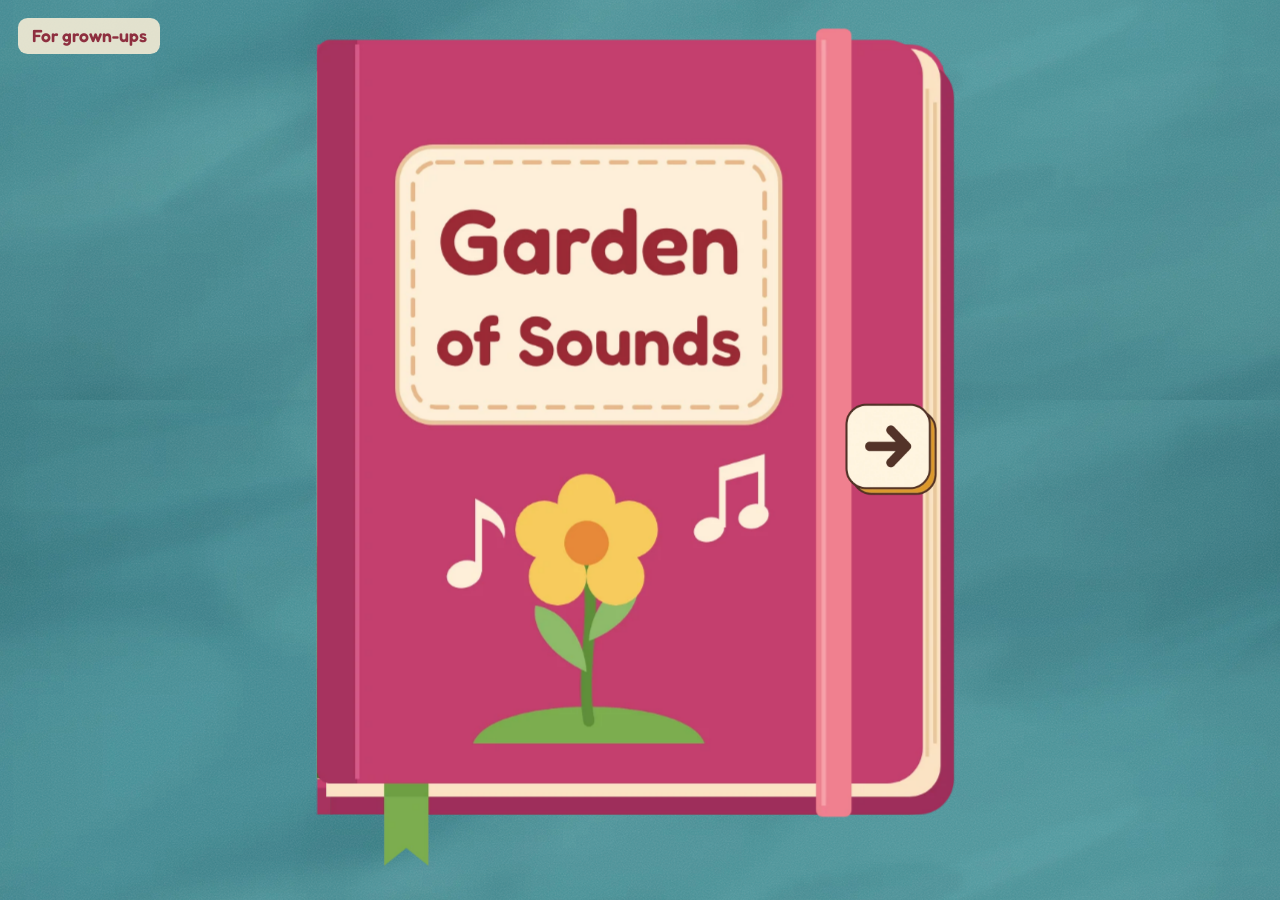
<file: index.html>
<!doctype html>
<html lang="en">

<head>
    <meta charset="UTF-8">
    <meta name="viewport" content="width=device-width, initial-scale=1.0">
    <title>Garden of Sounds</title>
    <link rel="stylesheet" href="base.css?v=picture-book-20261026h">
    <link rel="stylesheet" href="style.css?v=picture-book-20261026h">
    <script src="storybook.js?v=picture-book-20261026h" defer></script>
    <script src="button-press.js?v=picture-book-20261026h" defer></script>
</head>

<body class="storybookPage">
    <!--
    This page is a storybook. A child taps the cover to open it, turns the pages with the big arrows
    or a swipe, and taps a garden to step into it. The cross closes the book again. Every page is a
    picture, so the book can be read without words, and the help for grown-ups is tucked away.
    -->

    <main class="storybookStage">
        <h1 class="visuallyHidden">Garden of Sounds</h1>
        <p id="book-status" class="visuallyHidden" role="status"></p>

        <!--
        The book is built like a real one. Each leaf has a front and a back, and turning a leaf
        rotates it over the spine. The cover is the first leaf; the last right page lies flat.
        Every picture after the title runs across both pages of its spread.
        -->
        <div class="book" data-spread="0">
            <img class="bookBack" src="assets/storybook/book-back.webp?v=picture-book-20261026h" alt="" width="870"
                height="1140" draggable="false">
            <img class="bookRibbon" src="assets/storybook/ribbon.webp?v=picture-book-20261026h" alt="" width="80"
                height="90" draggable="false">

            <a class="bookPage stillPage gardenPage" href="versions/flower-meadow/index.html?v=picture-book-20261026h"
                data-garden="flower-meadow" draggable="false">
                <img class="pageImage" src="assets/storybook/page-flower-meadow-right.webp?v=picture-book-20261026h"
                    alt="Play in the giant flower meadow" width="798" height="952"
                    draggable="false">
                <img class="playButton" src="assets/buttons/play.webp?v=picture-book-20261026h" alt="" width="240"
                    height="240" draggable="false">
            </a>

            <div class="leaf coverLeaf">
                <button class="leafFace leafFront" type="button" data-turn="next">
                    <img class="pageImage" src="assets/storybook/book-closed.webp?v=picture-book-20261026h"
                        alt="Garden of Sounds. Open the book" width="870" height="1140"
                        draggable="false">
                </button>
                <button class="leafFace leafBack" type="button" data-turn="next">
                    <img class="pageImage" src="assets/storybook/cover-inside.webp?v=picture-book-20261026h"
                        alt="Once upon a time," width="870" height="1140" draggable="false">
                </button>
            </div>

            <div class="leaf">
                <button class="leafFace leafFront bookPage" type="button" data-turn="next">
                    <img class="pageImage" src="assets/storybook/page-title-right.webp?v=picture-book-20261026h"
                        alt="in a garden full of sounds. Turn the page" width="798" height="952"
                        draggable="false">
                </button>
                <a class="leafFace leafBack bookPage gardenPage"
                    href="versions/lakeside-picnic/index.html?v=picture-book-20261026h" data-garden="lakeside-picnic"
                    draggable="false">
                    <img class="pageImage" src="assets/storybook/page-lakeside-picnic-left.webp?v=picture-book-20261026h"
                        alt="Lakeside picnic" width="798" height="952" draggable="false">
                </a>
            </div>

            <div class="leaf">
                <a class="leafFace leafFront bookPage gardenPage"
                    href="versions/lakeside-picnic/index.html?v=picture-book-20261026h" data-garden="lakeside-picnic"
                    draggable="false">
                    <img class="pageImage" src="assets/storybook/page-lakeside-picnic-right.webp?v=picture-book-20261026h"
                        alt="Play in the lakeside picnic" width="798" height="952"
                        draggable="false">
                    <img class="playButton" src="assets/buttons/play.webp?v=picture-book-20261026h" alt="" width="240"
                        height="240" draggable="false">
                </a>
                <a class="leafFace leafBack bookPage gardenPage"
                    href="versions/painted-orchard/index.html?v=picture-book-20261026h" data-garden="painted-orchard"
                    draggable="false">
                    <img class="pageImage" src="assets/storybook/page-painted-orchard-left.webp?v=picture-book-20261026h"
                        alt="Painted orchard" width="798" height="952" draggable="false">
                </a>
            </div>

            <div class="leaf">
                <a class="leafFace leafFront bookPage gardenPage"
                    href="versions/painted-orchard/index.html?v=picture-book-20261026h" data-garden="painted-orchard"
                    draggable="false">
                    <img class="pageImage" src="assets/storybook/page-painted-orchard-right.webp?v=picture-book-20261026h"
                        alt="Play in the painted orchard" width="798" height="952"
                        draggable="false">
                    <img class="playButton" src="assets/buttons/play.webp?v=picture-book-20261026h" alt="" width="240"
                        height="240" draggable="false">
                </a>
                <a class="leafFace leafBack bookPage gardenPage"
                    href="versions/flower-meadow/index.html?v=picture-book-20261026h" data-garden="flower-meadow"
                    draggable="false">
                    <img class="pageImage" src="assets/storybook/page-flower-meadow-left.webp?v=picture-book-20261026h"
                        alt="Giant flower meadow" width="798" height="952" draggable="false">
                </a>
            </div>

            <!-- The rings stay on top while the pages turn around them. -->
            <img class="spineRings" src="assets/storybook/spine-rings.webp?v=picture-book-20261026h" alt="" width="140"
                height="952" draggable="false">

            <!-- The arrows sit on the edges of the book, over the pages. -->
            <button class="bookButton turnButton backButton" type="button" data-turn="back">
                <img class="buttonImage" src="assets/buttons/back-raised.webp?v=picture-book-20261026h"
                    alt="Turn back a page" width="280" height="280" draggable="false">
                <img class="buttonHover" src="assets/buttons/back.webp?v=picture-book-20261026h" alt="" width="280"
                    height="280" draggable="false">
            </button>
            <button class="bookButton turnButton nextButton" type="button" data-turn="next">
                <img class="buttonImage" src="assets/buttons/next-raised.webp?v=picture-book-20261026h" alt="Turn the page"
                    width="280" height="280" draggable="false">
                <img class="buttonHover" src="assets/buttons/next.webp?v=picture-book-20261026h" alt="" width="280"
                    height="280" draggable="false">
            </button>
        </div>

        <button class="bookButton closeButton" type="button" data-turn="close">
            <img class="buttonImage" src="assets/buttons/close-raised.webp?v=picture-book-20261026h" alt="Close the book"
                width="280" height="280" draggable="false">
            <img class="buttonHover" src="assets/buttons/close.webp?v=picture-book-20261026h" alt="" width="280"
                height="280" draggable="false">
        </button>

        <!-- Help for grown-ups sits in a small label in the top corner, lettered like the cover. -->
        <button class="grownUpButton" type="button" aria-haspopup="dialog">For grown-ups</button>
    </main>

    <!-- On an upright phone a card asks for the screen to be turned; it can be put away. -->
    <div class="turnPrompt">
        <div class="turnCard">
            <img src="assets/storybook/turn-phone.webp?v=picture-book-20261026h" alt="" width="360" height="300">
            <p>Turn your phone sideways for a bigger book.</p>
            <button class="turnDismiss" type="button">Keep it upright</button>
        </div>
    </div>

    <dialog class="grownUpPanel" aria-labelledby="grown-up-title">
        <h2 id="grown-up-title">For grown-ups</h2>

        <h3>How to play</h3>
        <ul>
            <li>Tap the book to open it. Turn the pages with the big arrows or a swipe.</li>
            <li>Tap a garden picture to step inside.</li>
            <li>Every object in a garden is part of one musical instrument; a little gold note
                bubble marks each one until it has played. One tap starts an object singing a
                short tune from its own set of notes, made new on every tap, and another tap stops
                it. Dragging an object and letting go starts it too. A singing object glows and
                sends up little notes.</li>
            <li>All objects keep the same beat and the same chords, so anything your child plays
                together sounds like music.</li>
            <li>The play button lets the whole garden sing, one object after another, and then
                stops it all. The question-mark button starts a short guide your child plays
                along with: tap the animal, then drag it up or down and to the right. It starts by itself
                each time you open a garden.</li>
            <li>The &lt; and &gt; buttons on the sides of a garden lead to the other gardens.</li>
            <li>Several fingers can play at once, so siblings can play together.</li>
        </ul>

        <ul class="mappingList">
            <li>
                <img src="assets/buttons/up-raised.webp?v=picture-book-20261026h" alt="" width="280" height="280">
                Move an object higher for higher notes.
            </li>
            <li>
                <img src="assets/buttons/next-raised.webp?v=picture-book-20261026h" alt="" width="280" height="280">
                Move it further right for faster notes, and left for slower ones.
            </li>
        </ul>

        <h3>What children explore</h3>
        <p>
            Made for children aged 1 to 3 with a grown-up nearby. Children discover cause and
            effect, high and low sounds, and fast and slow rhythms through free play. There are no
            scores, timers or right answers: every arrangement sounds good, so children play for
            the fun of it.
        </p>

        <h3>Safe by design</h3>
        <p>
            No ads, no purchases and no sign-up. The toy does not ask for or keep any personal
            information. Keep the volume low and take breaks together.
        </p>

        <form method="dialog">
            <button class="bookButton panelClose" type="submit">
                <img class="buttonImage" src="assets/buttons/close-raised.webp?v=picture-book-20261026h"
                    alt="Close" width="280" height="280" draggable="false">
                <img class="buttonHover" src="assets/buttons/close.webp?v=picture-book-20261026h" alt=""
                    width="280" height="280" draggable="false">
            </button>
        </form>
    </dialog>
</body>

</html>
</file>
<file: base.css>
/*
This stylesheet holds what the pages share: the colour tokens, the picture buttons, and the
garden layout, feedback and guide. Each garden adds its glow colour and object starting places
in a second stylesheet.
*/

/* Lettering */

/* Fredoka is the rounded lettering on the book's cover (SIL Open Font License). */
@font-face {
    font-family: Fredoka;
    font-style: normal;
    font-weight: 600;
    font-display: swap;
    src: url("assets/fonts/fredoka-semibold-latin.woff2?v=picture-book-20261026h") format("woff2");
}

/* Colour tokens */

:root {
    --ink: #263832;
    --cream: #f5f1e7;
    --skyBlue: #cfe7f1;
    --leafGreen: #8dbb69;
    --deepLeaf: #5f9150;
    --earthBrown: #8c684d;
    --butterYellow: #f7cb5c;
    --coral: #ef7a6d;
    --glowCore: #fffbe8;
    --navButtonSize: clamp(2.75rem, 10vmin, 5.5rem);
}

/* Page */

* {
    box-sizing: border-box;
}

body {
    margin: 0;
    color: var(--ink);
    background-color: var(--cream);
    background-image: url("assets/textures/paper-grain.webp?v=picture-book-20261026h");
    background-size: 20rem;
    font-family: Georgia, "Times New Roman", serif;
}

.visuallyHidden {
    position: absolute;
    width: 1px;
    height: 1px;
    overflow: hidden;
    clip-path: inset(50%);
    white-space: nowrap;
}

/* Picture buttons */

/*
Every storybook button is a picture with a second picture laid over it, so the buttons keep their
drawn look. A square key is drawn raised on its shadow; while it is pressed the flat picture shows,
as if the key sank into its shadow, and on release it springs back up (button-press.js). The round
chapter buttons show their gold rim on hover and sink a little when pressed.
*/
.buttonImage,
.buttonHover {
    display: block;
    width: 100%;
    height: auto;
    user-select: none;
    -webkit-user-drag: none;
}

.buttonHover {
    position: absolute;
    inset: 0;
    opacity: 0;
    transition: opacity 0.15s ease-out;
}

a[aria-current="page"] .buttonHover,
.chapterButton:hover .buttonHover,
.chapterButton:focus-visible .buttonHover,
.isPushed .buttonHover,
.helpButton[aria-pressed="true"] .buttonHover {
    opacity: 1;
}

.isPushed .buttonHover {
    transition: none;
}

.homeButton.isPushed .buttonImage,
.sideButton.isPushed .buttonImage,
.toolButton.isPushed .buttonImage,
.bookButton.isPushed .buttonImage,
.helpButton[aria-pressed="true"] .buttonImage {
    opacity: 0;
}

.chapterButton.isPushed {
    scale: 0.9;
}

.isSpringing .buttonImage {
    animation: key-spring 0.3s ease-out;
}

@keyframes key-spring {
    0% {
        scale: 0.95;
    }

    55% {
        scale: 1.05;
    }

    100% {
        scale: 1;
    }
}

/* Storybook buttons */

/*
The home button and chapter buttons float in the top corner of every garden, above the objects so
they can always be reached. Each chapter button is a round picture of its garden, so a child who
cannot read numbers can still find a garden, and the current one has a gold rim. Every button is at
least 75 pixels across, a size small fingers can hit.
*/
.storyNav {
    --buttonSize: var(--navButtonSize);
    position: fixed;
    top: 0.75rem;
    left: 0.75rem;
    z-index: 1;
    display: flex;
    align-items: center;
    gap: 0.75rem;
}

.homeButton {
    position: relative;
    display: block;
    width: var(--buttonSize);
    border-radius: 25%;
    -webkit-tap-highlight-color: transparent;
}

.chapterRow {
    position: relative;
    display: flex;
    gap: calc(var(--buttonSize) * 0.25);
    padding: 0;
    margin: 0;
    list-style: none;
}

/* The path runs behind the dots, from the middle of the first to the middle of the last. */
.chapterRow::before {
    position: absolute;
    top: 50%;
    right: calc(var(--buttonSize) * 0.4);
    left: calc(var(--buttonSize) * 0.4);
    height: calc(var(--buttonSize) * 0.2);
    background: url("assets/buttons/path-across.webp?v=picture-book-20261026h") center / 100% 100%;
    translate: 0 -50%;
    content: "";
}

.chapterButton {
    position: relative;
    display: block;
    width: var(--buttonSize);
    border-radius: 50%;
    -webkit-tap-highlight-color: transparent;
    transition: scale 0.1s ease-out;
}

/*
The pause and help buttons sit in the other top corner. On narrow screens the storybook buttons
fill the top row, so these two move down to a second row.
*/
.gardenTools {
    position: fixed;
    top: 0.75rem;
    right: 0.75rem;
    z-index: 1;
    display: flex;
    gap: 0.75rem;
}

@media (max-width: 22rem) {
    .gardenTools {
        top: calc(1.5rem + var(--navButtonSize));
    }
}

.toolButton {
    position: relative;
    display: block;
    width: var(--navButtonSize);
    padding: 0;
    border: 0;
    border-radius: 25%;
    background: none;
    cursor: pointer;
    -webkit-tap-highlight-color: transparent;
    transition: opacity 0.3s ease-out;
}

/*
The < and > keys sit halfway down the window's two sides, like the corners of a page to turn, and
lead to the garden before and after this one.
*/
.sideButton {
    position: fixed;
    top: 50%;
    z-index: 1;
    display: block;
    width: var(--navButtonSize);
    border-radius: 25%;
    translate: 0 -50%;
    -webkit-tap-highlight-color: transparent;
}

.previousGarden {
    left: 0.75rem;
}

.nextGarden {
    right: 0.75rem;
}

.homeButton:focus-visible,
.sideButton:focus-visible,
.chapterButton:focus-visible,
.toolButton:focus-visible {
    outline: 3px solid var(--ink);
    outline-offset: 0.2rem;
}

/* Garden stage */

/* The garden fills the whole window, so the page never scrolls and its edges are the garden's. */
.gardenStage {
    position: fixed;
    inset: 0;
    overflow: hidden;
    container-type: size;
}

/*
The scene is the frame of the original garden picture. It keeps a fixed aspect ratio and grows
to the largest size that fits the window, so a percentage position always lands on the same
patch of the picture. If the window is wider or taller than the extended picture, the scene
grows a little more so the window stays covered.
*/
.gardenScene {
    --sceneRatio: 1.6;
    --objectScale: 1;
    --extendX: 0.25;
    --extendY: 0.4547;
    position: absolute;
    bottom: 0;
    left: 50%;
    width: max(min(100cqw, 100cqh * var(--sceneRatio)), 100cqw / (1 + 2 * var(--extendX)),
            100cqh * var(--sceneRatio) / (1 + var(--extendY)));
    aspect-ratio: var(--sceneRatio);
    background-color: var(--skyBlue);
    translate: -50% 0;
}

/* Garden picture */

/*
The garden is one still picture. It keeps the original picture in the middle and continues the
garden past its sides and into the sky, so a different window shape shows more of the garden
instead of a bigger one. --extendX and --extendY say how far it continues, as a share of the
original picture. Each window shape loads a picture made for that shape.
*/
.gardenPicture {
    position: absolute;
    bottom: 0;
    left: calc(var(--extendX) * -100%);
    display: block;
    width: calc((1 + 2 * var(--extendX)) * 100%);
    height: calc((1 + var(--extendY)) * 100%);
    pointer-events: none;
    user-select: none;
}

/* Ripples sit on the picture but under the objects, so they read as part of the ground. */
.rippleLayer {
    position: absolute;
    inset: 0;
    z-index: 1;
    pointer-events: none;
}

.objectLayer {
    position: absolute;
    inset: 0;
    z-index: 2;
    margin: 0;
    padding: 0;
    list-style: none;
}

/* Garden objects */

/*
Every object is placed by its base point: --x and --y mark where it touches the ground, and --w
sets its width as a share of the scene. Dragging changes --x and --y, so the object always
stands on the spot where it was put down.
*/
.gardenObject {
    position: absolute;
    left: var(--x);
    top: var(--y);
    z-index: var(--depth, auto);
    width: calc(var(--w) * var(--objectScale));
    translate: -50% -100%;
}

/*
The whole picture is the button. touch-action stops the page from scrolling while a child drags,
and the invisible margin gives small fingers a larger target than the drawing itself.
*/
.objectButton {
    position: relative;
    isolation: isolate;
    display: block;
    width: 100%;
    padding: 0;
    border: 0;
    border-radius: 1rem;
    background: none;
    cursor: grab;
    touch-action: none;
    user-select: none;
    -webkit-touch-callout: none;
    -webkit-tap-highlight-color: transparent;
    transition: scale 0.12s ease-out;
}

.objectButton::before {
    position: absolute;
    inset: -0.75rem;
    content: "";
}

/* Fingers are less precise than a mouse, so touch screens get a wider invisible margin. */
@media (pointer: coarse) {
    .objectButton::before {
        inset: -1.25rem;
    }
}

.objectButton:focus-visible {
    outline: 3px solid var(--ink);
    outline-offset: 0.35rem;
}

.objectImage {
    display: block;
    width: 100%;
    height: auto;
    transform-origin: 50% 100%;
    pointer-events: none;
    -webkit-user-drag: none;
}

/*
A resting object breathes gently so a child can see it is alive and can be touched, without any
words. Each object starts at a different moment, so the garden never pulses all at once. Playing
objects stop breathing, since every note already moves them.
*/
.gardenObject {
    transform-origin: 50% 100%;
    animation: object-breathe 3.2s ease-in-out infinite;
}

.gardenObject:nth-child(3n + 1) {
    animation-delay: -1.1s;
}

.gardenObject:nth-child(3n + 2) {
    animation-delay: -2.2s;
}

.gardenObject:has([aria-pressed="true"]),
.gardenObject.isDragging {
    animation: none;
}

@keyframes object-breathe {
    0%,
    100% {
        scale: 1;
    }

    50% {
        scale: 1.035;
    }
}

/* A pressed object squashes at once, so a finger on it is answered before it lets go. */
.isPressed .objectButton {
    scale: 0.92;
}

/* A lifted object grows slightly and casts a shadow so the child can see it is being carried. */
.gardenObject.isDragging {
    z-index: 200;
}

.isDragging .objectButton {
    scale: 1.08;
    cursor: grabbing;
}

.isDragging .objectImage {
    filter: drop-shadow(0 0.6rem 0.35rem rgb(38 56 50 / 28%));
}

/* Tap feedback */

/*
Adapted from Prototype 5, the tap response most testers found clearest. The glow now follows
the object's own outline instead of a circle, and its colour comes from the garden's palette.
*/
.gardenObject.isGlowing .objectImage {
    animation: object-glow var(--glowDuration, 0.7s) ease-out both;
}

.objectButton::after {
    position: absolute;
    inset: -15%;
    z-index: -1;
    border-radius: 50%;
    background: radial-gradient(closest-side, var(--glowCore) 0%, var(--glowColour) 45%,
            transparent 100%);
    opacity: 0;
    pointer-events: none;
    content: "";
}

.gardenObject.isGlowing .objectButton::after {
    animation: glow-wave var(--glowDuration, 0.7s) ease-out both;
}

/* A pale core keeps the glow visible even where the garden colour matches the glow colour. */
@keyframes object-glow {
    0%,
    100% {
        filter: brightness(1) saturate(1) drop-shadow(0 0 0 transparent)
            drop-shadow(0 0 0 transparent);
    }

    10%,
    30% {
        filter: brightness(1.08) saturate(1.15) drop-shadow(0 0 0.15rem var(--glowCore))
            drop-shadow(0 0 0.5rem var(--glowColour));
    }

    60% {
        filter: brightness(1.04) saturate(1.08) drop-shadow(0 0 0.1rem var(--glowCore))
            drop-shadow(0 0 0.8rem var(--glowColour));
    }
}

/* The soft wave fades as it grows, finishing with the note's release like Prototype 5. */
@keyframes glow-wave {
    0% {
        opacity: 0;
        scale: 0.6;
    }

    15% {
        opacity: 0.85;
    }

    100% {
        opacity: 0;
        scale: 1.5;
    }
}

/* Playing state */

/*
A playing object keeps a soft halo in the garden's colour behind it, so a child can see at a
glance which objects are making music. garden.js makes the halo pulse with every note and lets a
small note float up from the object.
*/
.playHalo {
    position: absolute;
    inset: -22%;
    z-index: -2;
    border-radius: 50%;
    background: radial-gradient(closest-side, rgb(255 255 255 / 70%) 0%, var(--glowCore) 40%,
            var(--glowColour) 70%, transparent 100%);
    opacity: 0;
    pointer-events: none;
    transition: opacity 0.3s ease-out;
}

.gardenObject.isPlaying .playHalo {
    opacity: 0.4;
}

.noteLayer {
    position: absolute;
    inset: 0;
    z-index: 3;
    pointer-events: none;
}

.floatingNote {
    position: absolute;
    left: var(--x);
    top: var(--y);
    width: clamp(1.6rem, 3.5vmin, 2.6rem);
    height: auto;
    translate: -50% -100%;
    animation: note-float 1s ease-out both;
}

@keyframes note-float {
    0% {
        opacity: 0;
        transform: translate(0, 0.5rem) scale(0.6);
    }

    20% {
        opacity: 1;
    }

    100% {
        opacity: 0;
        transform: translate(var(--drift), -3rem) scale(1);
    }
}

/*
Testers took the garden for a picture to tidy, and tried to put the fruit in the basket. Until an
object has played, a small note in a gold bubble bobs at its top corner and says, without words,
that it makes music. It fades once the object has sung.
*/
.noteBadge {
    position: absolute;
    top: -1.1rem;
    right: -1.3rem;
    width: clamp(1.9rem, 4.6vmin, 3rem);
    height: auto;
    pointer-events: none;
    user-select: none;
    animation: note-bob 1.6s ease-in-out infinite;
    transition: opacity 0.4s ease-out, scale 0.4s ease-out;
}

.gardenObject:nth-child(odd) .noteBadge {
    animation-delay: -0.8s;
}

.hasPlayed .noteBadge {
    opacity: 0;
    scale: 0.4;
}

@keyframes note-bob {
    0%,
    100% {
        translate: 0 0;
        rotate: -8deg;
    }

    50% {
        translate: 0 -0.4rem;
        rotate: 8deg;
    }
}

/* How-to-play guide */

/*
The guide covers the window. A dark shade with a round hole lights up the one object to play
with, and only that object, the guide's words and its cross can be pressed. A hand taps on the
object, then shows a drag up or down and left or right, with an arrow where the drag ends.
*/
.guide {
    position: fixed;
    inset: 0;
    z-index: 4;
    overflow: hidden;
    pointer-events: none;
}

.guide[hidden] {
    display: none;
}

.guideSpot {
    position: absolute;
    left: var(--spotX);
    top: var(--spotY);
    width: var(--spotSize);
    aspect-ratio: 1;
    border: 0.25rem dashed rgb(255 247 230 / 90%);
    border-radius: 50%;
    box-shadow: 0 0 0 200vmax rgb(46 30 24 / 62%);
    translate: -50% -50%;
}

.guide[data-step="tap"] .guideSpot {
    animation: guide-spot 0.9s ease-in-out infinite;
}

@keyframes guide-spot {
    0%,
    100% {
        scale: 1;
    }

    50% {
        scale: 1.08;
    }
}

/* The fingertip sits on the middle of the object. */
.guideHand {
    position: absolute;
    left: var(--spotX);
    top: var(--spotY);
    width: clamp(4rem, 13vmin, 7rem);
    height: auto;
    translate: -46% -4%;
}

.guide[data-step="tap"] .guideHand {
    animation: guide-tap 0.9s ease-in-out infinite;
}

.guide[data-step="up"] .guideHand,
.guide[data-step="across"] .guideHand {
    animation: guide-drag 2.2s ease-in-out infinite;
}

.guide[data-step="done"] .guideHand {
    display: none;
}

@keyframes guide-tap {
    0%,
    100% {
        transform: translateY(-1.4rem);
    }

    45% {
        transform: translateY(0) scale(0.9);
    }

    60% {
        transform: translateY(0) scale(0.9);
    }
}

@keyframes guide-drag {
    0% {
        opacity: 0;
        transform: translate(0, 0) scale(0.9);
    }

    12% {
        opacity: 1;
        transform: translate(0, 0) scale(0.9);
    }

    70% {
        opacity: 1;
        transform: translate(var(--moveX), var(--moveY)) scale(0.9);
    }

    90%,
    100% {
        opacity: 0;
        transform: translate(var(--moveX), var(--moveY)) scale(0.9);
    }
}

.guideArrow {
    position: absolute;
    left: var(--arrowX);
    top: var(--arrowY);
    display: none;
    width: clamp(3rem, 10vmin, 5.5rem);
    height: auto;
    rotate: var(--arrowTurn, 0deg);
    translate: -50% -50%;
}

.guide[data-step="up"] .guideArrow,
.guide[data-step="across"] .guideArrow {
    display: block;
}

.guideLabel {
    position: absolute;
    left: var(--labelX);
    top: var(--labelY);
    display: grid;
    gap: 0.15rem;
    width: max-content;
    max-width: min(22rem, 100vw - 1rem);
    margin: 0;
    padding: 0.6rem 1rem 0.7rem;
    border: 0.2rem solid #4e2e24;
    border-radius: 1rem;
    background-color: #fff5e0;
    color: #4e2e24;
    font-family: Fredoka, "Trebuchet MS", sans-serif;
    font-weight: 600;
    text-align: center;
    translate: -50% 0;
}

.guideTitle {
    font-size: clamp(1.3rem, 4.5vmin, 2rem);
}

.guideHint {
    font-size: clamp(0.85rem, 2.6vmin, 1.1rem);
}

.guideClose {
    position: absolute;
    top: 0.75rem;
    right: 0.75rem;
    pointer-events: auto;
}

/* While the guide runs, only the lit object can be played. */
.isGuiding .storyNav,
.isGuiding .sideButton,
.isGuiding .gardenTools,
.isGuiding .gardenObject:not(.isGuideTarget) {
    pointer-events: none;
}

/* Turning the phone */

/*
On an upright phone a card asks for the screen to be turned sideways, where the garden has room.
It disappears by itself once the phone is turned, and can be put away to play upright.
*/
.turnPrompt {
    position: fixed;
    inset: 0;
    z-index: 70;
    display: none;
    place-items: center;
    padding: 1rem;
    background-color: rgb(46 30 24 / 55%);
}

.turnCard {
    display: grid;
    justify-items: center;
    gap: 0.75rem;
    width: min(20rem, 100%);
    padding: 1.25rem 1.25rem 1.5rem;
    border: 0.2rem solid #4e2e24;
    border-radius: 1.25rem;
    background-color: #fff5e0;
    color: #4e2e24;
    font-family: Fredoka, "Trebuchet MS", sans-serif;
    font-weight: 600;
    text-align: center;
}

.turnCard img {
    width: 8rem;
    height: auto;
    animation: turn-phone 2.4s ease-in-out infinite;
}

.turnCard p {
    margin: 0;
    font-size: 1.4rem;
    line-height: 1.25;
}

.turnDismiss {
    padding: 0.5rem 1rem;
    border: 0.15rem solid #4e2e24;
    border-radius: 0.75rem;
    background-color: transparent;
    color: inherit;
    font: inherit;
    font-size: 1rem;
    cursor: pointer;
}

.turnDismiss:hover,
.turnDismiss:focus-visible {
    background-color: var(--butterYellow);
}

@keyframes turn-phone {
    0%,
    20% {
        rotate: 0deg;
    }

    55%,
    100% {
        rotate: -90deg;
    }
}

@media (max-aspect-ratio: 4/5) and (pointer: coarse), (max-aspect-ratio: 4/5) and (max-width: 37.5rem) {
    .turnPrompt {
        display: grid;
    }

    .turnPrompt.isPutAway {
        display: none;
    }
}

/* Drop feedback */

/*
Adapted from Prototype 6. Testers found its full-garden ripple gentle but sometimes distracting,
so one small ring now spreads flat across the ground only where an object is put down.
*/
.groundRipple {
    position: absolute;
    left: var(--x);
    top: var(--y);
    width: var(--rippleWidth);
    aspect-ratio: 3;
    border: 0.18rem solid rgb(255 255 255 / 80%);
    border-radius: 50%;
    translate: -50% -50%;
    animation: ground-ripple 0.8s ease-out both;
}

@keyframes ground-ripple {
    0% {
        opacity: 0.9;
        scale: 0.4;
    }

    100% {
        opacity: 0;
        scale: 1.8;
    }
}

/* Reduced motion keeps every response but removes the growing waves and the resting breath. */
@media (prefers-reduced-motion: reduce) {
    .floatingNote {
        display: none;
    }

    .isSpringing .buttonImage,
    .noteBadge,
    .guideSpot,
    .guideHand,
    .turnCard img {
        animation: none !important;
    }

    .gardenObject,
    .gardenObject.isGlowing .objectButton::after {
        animation: none;
    }

    .groundRipple {
        animation-name: ground-ripple-still;
    }

    @keyframes ground-ripple-still {
        0% {
            opacity: 0.9;
        }

        100% {
            opacity: 0;
        }
    }
}

/* Window shapes */

/*
Square and portrait windows use a taller garden instead of a squashed wide one, so objects keep
a comfortable size and have room to move up and down for higher and lower notes. Each picture
continues far enough to cover every window shape that uses it.
*/
@media (max-aspect-ratio: 11/10) {
    .gardenScene {
        --sceneRatio: 0.75;
        --extendX: 0.2333;
        --extendY: 0.25;
    }
}

/*
The narrowest windows are usually phones, so objects grow to be easy to touch and to stay the
main thing on the small screen, while the buttons shrink.
*/
@media (max-aspect-ratio: 3/5) {
    .gardenScene {
        --sceneRatio: 0.5;
        --objectScale: 1.6;
        --extendX: 0.1;
        --extendY: 0.2;
    }
}

/* A phone turned sideways is short, so its objects grow in the same way. */
@media (min-aspect-ratio: 11/10) and (max-height: 31rem) {
    .gardenScene {
        --objectScale: 1.5;
    }
}
</file>
<file: style.css>
/*
This stylesheet lays out the storybook that opens the gardens. The book fills as much of the
window as it can, the big arrows sit on its edges and a cross closes it. Every button is at least
75 pixels across for small fingers, and none sits along the bottom edge, where children tap by
mistake. The gardens themselves are styled by base.css and each version's own stylesheet.
*/

/* Storybook page */

/* The paper grain sits over a painted teal wash, so the page feels like a printed book. */
.storybookPage {
    overflow: hidden;
    background-color: #3e8a92;
    background-image: url("assets/textures/paper-grain.webp?v=picture-book-20261026h"),
        url("assets/storybook/backdrop.webp?v=picture-book-20261026h");
    background-position: 0 0, center;
    background-size: 20rem, cover;
}

.storybookStage {
    --gap: clamp(0.5rem, 2vmin, 1.25rem);
    --controlSize: clamp(2.75rem, 11vmin, 6.5rem);
    position: fixed;
    inset: 0;
    display: grid;
    place-items: center;
}

/* Book */

/*
The open book is as large as the window allows. Every part inside it is placed as a share of
the 1740 by 1140 open-book picture, so the pages line up at any size.
*/
.book {
    --bookWidth: min(100vw - 2 * var(--gap), (100dvh - 2 * var(--gap)) * 1740 / 1140);
    position: relative;
    width: var(--bookWidth);
    aspect-ratio: 1740 / 1140;
    perspective: 3200px;
    transform-origin: 75% 50%;
    transition: translate 0.8s ease-in-out, scale 0.8s ease-in-out;
    touch-action: pan-y;
    user-select: none;
    -webkit-user-select: none;
}

/*
A closed book slides over so the cover sits in the middle, and grows when there is room, since
it is only half as wide as the open book. storybook.js works out how much it can grow.
*/
.book[data-spread="0"] {
    translate: -25% 0;
    scale: var(--closedScale, 1);
}

.bookBack,
.bookRibbon,
.leaf,
.stillPage,
.spineRings {
    position: absolute;
    display: block;
}

.bookBack {
    top: 0;
    left: 50%;
    width: 50%;
    height: 100%;
}

/* The ribbon hangs from the spine of the open book. */
.bookRibbon {
    top: 92.105%;
    left: 51.149%;
    width: 4.598%;
    height: 7.895%;
}

/* Pages are paper only and sit inside the board; the cover is the whole board. */
.leaf,
.stillPage {
    top: 5.2632%;
    left: 50%;
    width: 45.8621%;
    height: 83.5088%;
}

.leaf {
    transform-origin: 0 50%;
    transform-style: preserve-3d;
    transition: rotate 0.85s cubic-bezier(0.45, 0.05, 0.3, 1);
}

.coverLeaf {
    top: 0;
    width: 50%;
    height: 100%;
}

.leaf.isTurned {
    rotate: y -180deg;
}

.leafFace {
    position: absolute;
    inset: 0;
    display: block;
    padding: 0;
    border: 0;
    background: none;
    backface-visibility: hidden;
    -webkit-backface-visibility: hidden;
    cursor: pointer;
    -webkit-tap-highlight-color: transparent;
}

.leafBack {
    rotate: y 180deg;
}

.stillPage {
    cursor: pointer;
    -webkit-tap-highlight-color: transparent;
}

.pageImage {
    display: block;
    width: 100%;
    height: 100%;
    -webkit-user-drag: none;
}

/* A soft shadow falls across a page as it lifts, the way paper darkens when it bends. */
.leafFace::after {
    position: absolute;
    inset: 0;
    border-radius: 2%;
    background: linear-gradient(90deg, rgb(80 40 20 / 35%), transparent 60%);
    opacity: 0;
    pointer-events: none;
    transition: opacity 0.4s ease-in-out;
    content: "";
}

.leaf.isMoving .leafFace::after {
    opacity: 1;
}

.coverLeaf .leafFace::after {
    display: none;
}

.spineRings {
    top: 5.2632%;
    left: 45.977%;
    z-index: 50;
    width: 8.046%;
    height: 83.5088%;
    pointer-events: none;
}

.spineRings,
.bookRibbon {
    opacity: 0;
    transition: opacity 0.2s;
}

.book.showsRings .spineRings,
.book.showsRings .bookRibbon {
    opacity: 1;
}

/* Pages that lead into a garden */

.gardenPage {
    color: inherit;
}

/*
Tapping anywhere on a garden's spread opens it. The small gold play button in the corner breathes
as a reminder that the picture can be tapped.
*/
.playButton {
    position: absolute;
    right: 5%;
    bottom: 5%;
    width: 15%;
    height: auto;
    pointer-events: none;
    animation: play-breathe 1.8s ease-in-out infinite;
}

@keyframes play-breathe {
    0%,
    100% {
        scale: 1;
    }

    50% {
        scale: 1.12;
    }
}

.bookPage:focus-visible,
.leafFace:focus-visible,
.bookButton:focus-visible {
    outline: 4px solid var(--cream);
    outline-offset: 0.3rem;
}

/* The closed cover nods gently, inviting a child to open it. */
.book[data-spread="0"] .coverLeaf {
    animation: cover-nod 3s ease-in-out infinite;
}

@keyframes cover-nod {
    0%,
    80%,
    100% {
        rotate: y 0deg;
    }

    88% {
        rotate: y -14deg;
    }
}

/* Big buttons */

/*
The arrows and the cross are pictures: the raised one shows at rest and the flat one shows while
the button is pressed, as if it sank into its shadow.
*/
.bookButton {
    position: relative;
    z-index: 60;
    display: block;
    width: var(--controlSize);
    padding: 0;
    border: 0;
    border-radius: 25%;
    background: none;
    cursor: pointer;
    -webkit-tap-highlight-color: transparent;
    transition: opacity 0.3s ease-out;
}

/* The arrows sit over the left and right edges of the book, halfway down. */
.turnButton {
    position: absolute;
    top: 50%;
    translate: 0 -50%;
}

.backButton {
    left: 1.5%;
}

.nextButton {
    right: 1.5%;
}

.closeButton {
    position: fixed;
    top: var(--gap);
    right: var(--gap);
}

/* A closed book is enlarged, so its arrow is scaled back to the size of the other buttons. */
.book[data-spread="0"] .turnButton {
    scale: calc(1 / var(--closedScale, 1));
}

/* A button that has nothing to do fades away instead of jumping out of place. */
.bookButton.isResting {
    opacity: 0;
    pointer-events: none;
}

/* Grown-ups corner */

/*
A small label in the top corner, lettered in Fredoka like the title on the cover. It turns
butter yellow under the pointer and opens the help panel with a plain tap.
*/
.grownUpButton {
    position: fixed;
    top: var(--gap);
    left: var(--gap);
    z-index: 60;
    padding: 0.45rem 0.85rem 0.5rem;
    border: 0;
    border-radius: 0.6rem;
    background-color: rgb(253 240 216 / 85%);
    color: #8e2f3f;
    font-family: Fredoka, "Trebuchet MS", sans-serif;
    font-size: clamp(0.85rem, 2.4vmin, 1.1rem);
    font-weight: 600;
    cursor: pointer;
    -webkit-tap-highlight-color: transparent;
    transition: opacity 0.4s ease-out, background-color 0.15s ease-out;
}

.grownUpButton:hover,
.grownUpButton:focus-visible {
    background-color: var(--butterYellow);
}

.grownUpButton:focus-visible {
    outline: 4px solid var(--cream);
    outline-offset: 0.2rem;
}

.isBookOpen .grownUpButton {
    opacity: 0;
    pointer-events: none;
}

/* The panel is written for grown-ups, in large, plain text. */
.grownUpPanel {
    width: min(36rem, 100vw - 2rem);
    max-height: calc(100dvh - 2rem);
    padding: 1.5rem 1.75rem;
    border: 0;
    border-radius: 1rem;
    background-color: var(--cream);
    color: var(--ink);
    font-size: 1.125rem;
    line-height: 1.5;
}

.grownUpPanel::backdrop {
    background-color: rgb(38 56 50 / 55%);
}

.grownUpPanel h2 {
    margin: 0 4.5rem 0.5rem 0;
    font-size: 1.6rem;
}

.grownUpPanel h3 {
    margin: 1.1rem 0 0.3rem;
    font-size: 1.2rem;
}

.grownUpPanel p,
.grownUpPanel ul {
    margin: 0;
}

.grownUpPanel ul {
    padding-left: 1.25rem;
}

/* The two moves are shown with the same arrow pictures as the demonstration in the gardens. */
.grownUpPanel .mappingList {
    display: grid;
    gap: 0.5rem;
    margin-top: 0.75rem;
    padding: 0;
    list-style: none;
}

.mappingList li {
    display: flex;
    align-items: center;
    gap: 0.75rem;
}

.mappingList img {
    width: 3.25rem;
    height: auto;
    flex: none;
}

.panelClose {
    position: absolute;
    top: 0.75rem;
    right: 0.75rem;
    width: 4.75rem;
}

/* Stepping into a garden */

/*
storybook.js zooms the book until the chosen garden fills the window, then this wash fades in
over it, so the garden page seems to grow out of the book.
*/
.storybookStage::after {
    position: fixed;
    inset: 0;
    z-index: 70;
    background-color: var(--gardenWash, #f6bcd3);
    opacity: 0;
    pointer-events: none;
    transition: opacity 0.35s ease-in;
    content: "";
}

.isEntering .storybookStage::after {
    opacity: 1;
    transition-delay: 0.45s;
}

.isEntering .bookButton,
.isEntering .grownUpButton {
    opacity: 0;
}

/* The book is held still while it is set to a page without turning. */
.book.isInstant,
.book.isInstant .leaf {
    transition: none;
}

/* Upright screens */

/*
An upright phone or tablet still shows the whole book, so a child can play however the screen is
held. The open book spans the width and the arrows move underneath it, where they cover no
picture.
*/
@media (max-aspect-ratio: 4/5) {
    .book:not([data-spread="0"]) .turnButton {
        top: calc(100% + var(--gap));
        translate: 0 0;
    }

    .book:not([data-spread="0"]) .backButton {
        left: 0;
    }

    .book:not([data-spread="0"]) .nextButton {
        right: 0;
    }
}

/* Reduced motion turns pages and opens the book without movement. */
@media (prefers-reduced-motion: reduce) {
    .book,
    .leaf,
    .leafFace::after {
        transition: none;
    }

    .playButton,
    .book[data-spread="0"] .coverLeaf {
        animation: none;
    }
}
</file>
